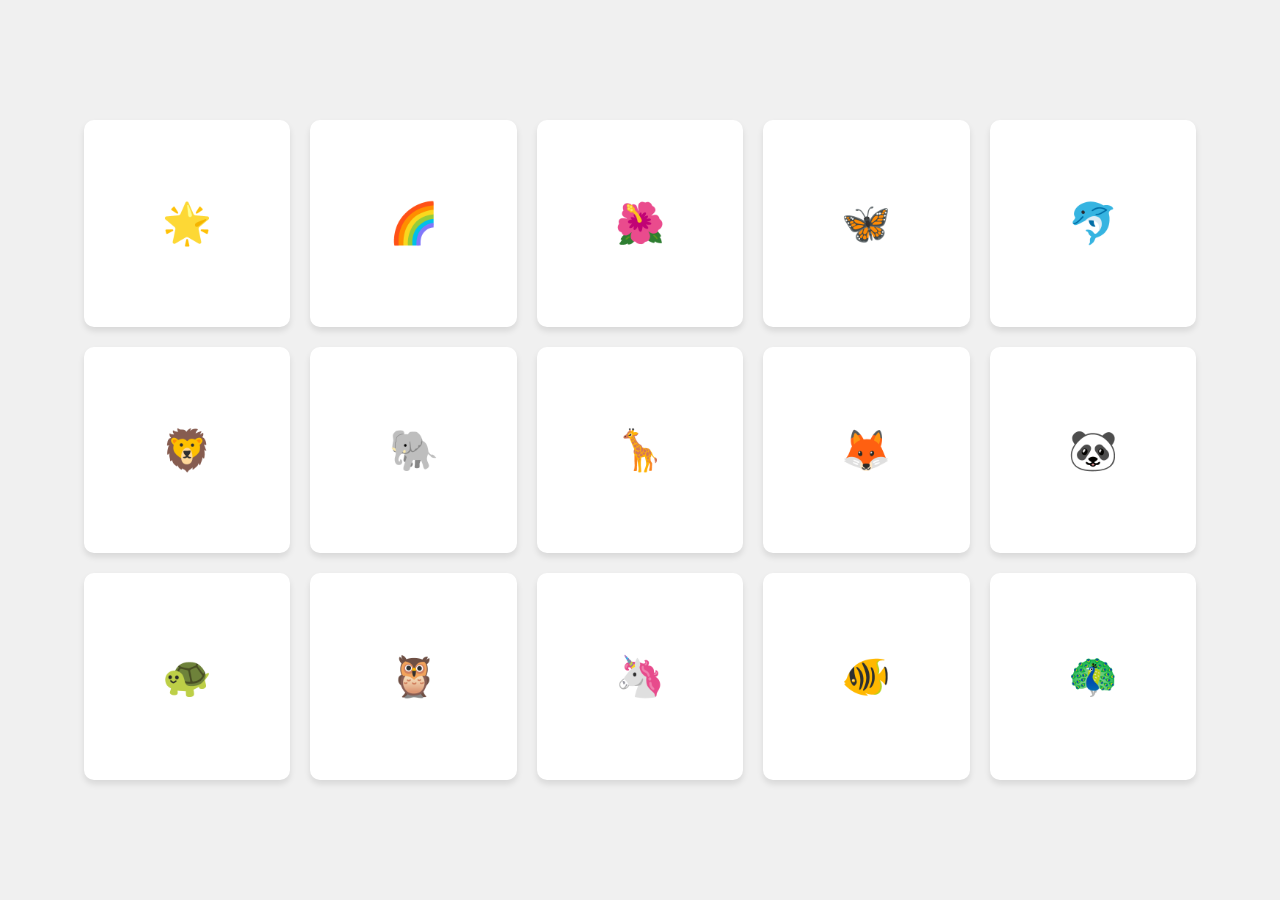
<file: station_1/index.html>
<!DOCTYPE html>
<html lang="en">
<head>
    <meta charset="UTF-8">
    <meta name="viewport" content="width=device-width, initial-scale=1.0">
    <title>Symbol Camera Interface</title>
    <link rel="stylesheet" href="styles.css">
</head>
<body>
    <div class="container">
        <div class="tiles-grid">
            <button class="tile" data-symbol="🌟">🌟</button>
            <button class="tile" data-symbol="🌈">🌈</button>
            <button class="tile" data-symbol="🌺">🌺</button>
            <button class="tile" data-symbol="🦋">🦋</button>
            <button class="tile" data-symbol="🐬">🐬</button>
            <button class="tile" data-symbol="🦁">🦁</button>
            <button class="tile" data-symbol="🐘">🐘</button>
            <button class="tile" data-symbol="🦒">🦒</button>
            <button class="tile" data-symbol="🦊">🦊</button>
            <button class="tile" data-symbol="🐼">🐼</button>
            <button class="tile" data-symbol="🐢">🐢</button>
            <button class="tile" data-symbol="🦉">🦉</button>
            <button class="tile" data-symbol="🦄">🦄</button>
            <button class="tile" data-symbol="🐠">🐠</button>
            <button class="tile" data-symbol="🦚">🦚</button>
        </div>
    </div>

    <!-- Camera Modal -->
    <div id="cameraModal" class="modal">
        <div class="modal-content">
            <span class="close-button">&times;</span>
            <h2>Take a Picture</h2>
            <div class="camera-container">
                <div class="camera-select-container">
                    <label for="cameraSelect">Select Camera:</label>
                    <select id="cameraSelect" class="camera-select"></select>
                </div>
                <video id="video" autoplay playsinline></video>
                <canvas id="canvas" style="display: none;"></canvas>
                <div class="camera-controls">
                    <button id="captureButton">Take Picture</button>
                </div>
            </div>
        </div>
    </div>

    <script src="script.js"></script>
</body>
</html>
</file>
<file: station_1/styles.css>
* {
    margin: 0;
    padding: 0;
    box-sizing: border-box;
}

body {
    font-family: Arial, sans-serif;
    background-color: #f0f0f0;
    min-height: 100vh;
    display: flex;
    justify-content: center;
    align-items: center;
}

.container {
    width: 90%;
    max-width: 1200px;
    margin: 0 auto;
}

.tiles-grid {
    display: grid;
    grid-template-columns: repeat(5, 1fr);
    gap: 20px;
    padding: 20px;
}

.tile {
    aspect-ratio: 1;
    font-size: 2.5em;
    border: none;
    border-radius: 10px;
    background-color: white;
    box-shadow: 0 4px 6px rgba(0, 0, 0, 0.1);
    cursor: pointer;
    transition: transform 0.2s, box-shadow 0.2s;
}

.tile:hover {
    transform: translateY(-5px);
    box-shadow: 0 6px 8px rgba(0, 0, 0, 0.2);
}

/* Modal Styles */
.modal {
    display: none;
    position: fixed;
    top: 0;
    left: 0;
    width: 100%;
    height: 100%;
    background-color: rgba(0, 0, 0, 0.7);
    z-index: 1000;
}

.modal-content {
    position: relative;
    background-color: white;
    margin: 10% auto;
    padding: 20px;
    width: 80%;
    max-width: 600px;
    border-radius: 10px;
}

.close-button {
    position: absolute;
    right: 20px;
    top: 10px;
    font-size: 24px;
    cursor: pointer;
}

.camera-container {
    margin-top: 20px;
    text-align: center;
}

.camera-select-container {
    margin-bottom: 15px;
    text-align: left;
}

.camera-select {
    width: 100%;
    padding: 8px;
    border: 1px solid #ccc;
    border-radius: 5px;
    font-size: 14px;
    margin-top: 5px;
}

.camera-select:focus {
    outline: none;
    border-color: #4CAF50;
}

label {
    font-size: 14px;
    color: #333;
    display: block;
    margin-bottom: 5px;
}

#video {
    width: 100%;
    max-width: 500px;
    border-radius: 10px;
    margin-bottom: 20px;
}

.camera-controls {
    margin-top: 20px;
}

#captureButton {
    padding: 10px 20px;
    background-color: #4CAF50;
    color: white;
    border: none;
    border-radius: 5px;
    cursor: pointer;
    font-size: 16px;
}

#captureButton:hover {
    background-color: #45a049;
}

/* Responsive Design */
@media (max-width: 768px) {
    .tiles-grid {
        grid-template-columns: repeat(3, 1fr);
    }
}

@media (max-width: 480px) {
    .tiles-grid {
        grid-template-columns: repeat(2, 1fr);
    }
}
</file>
